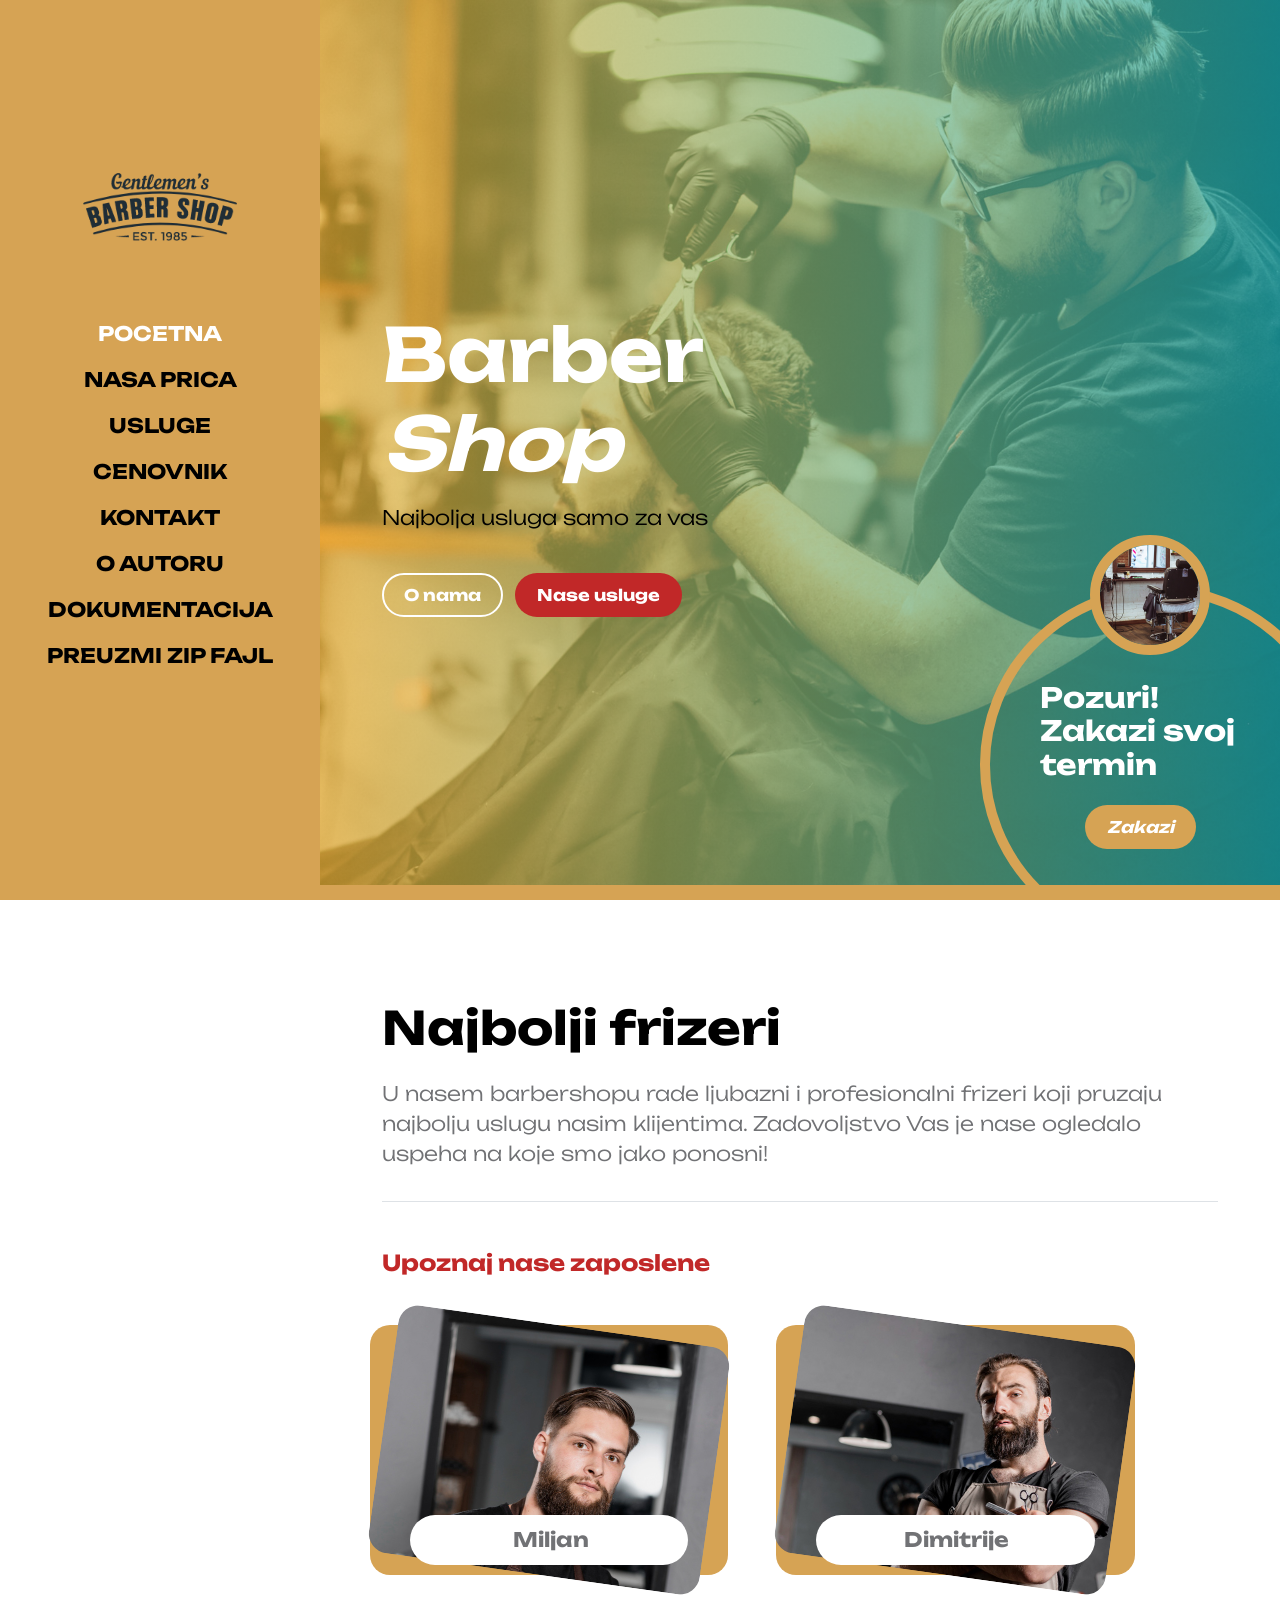
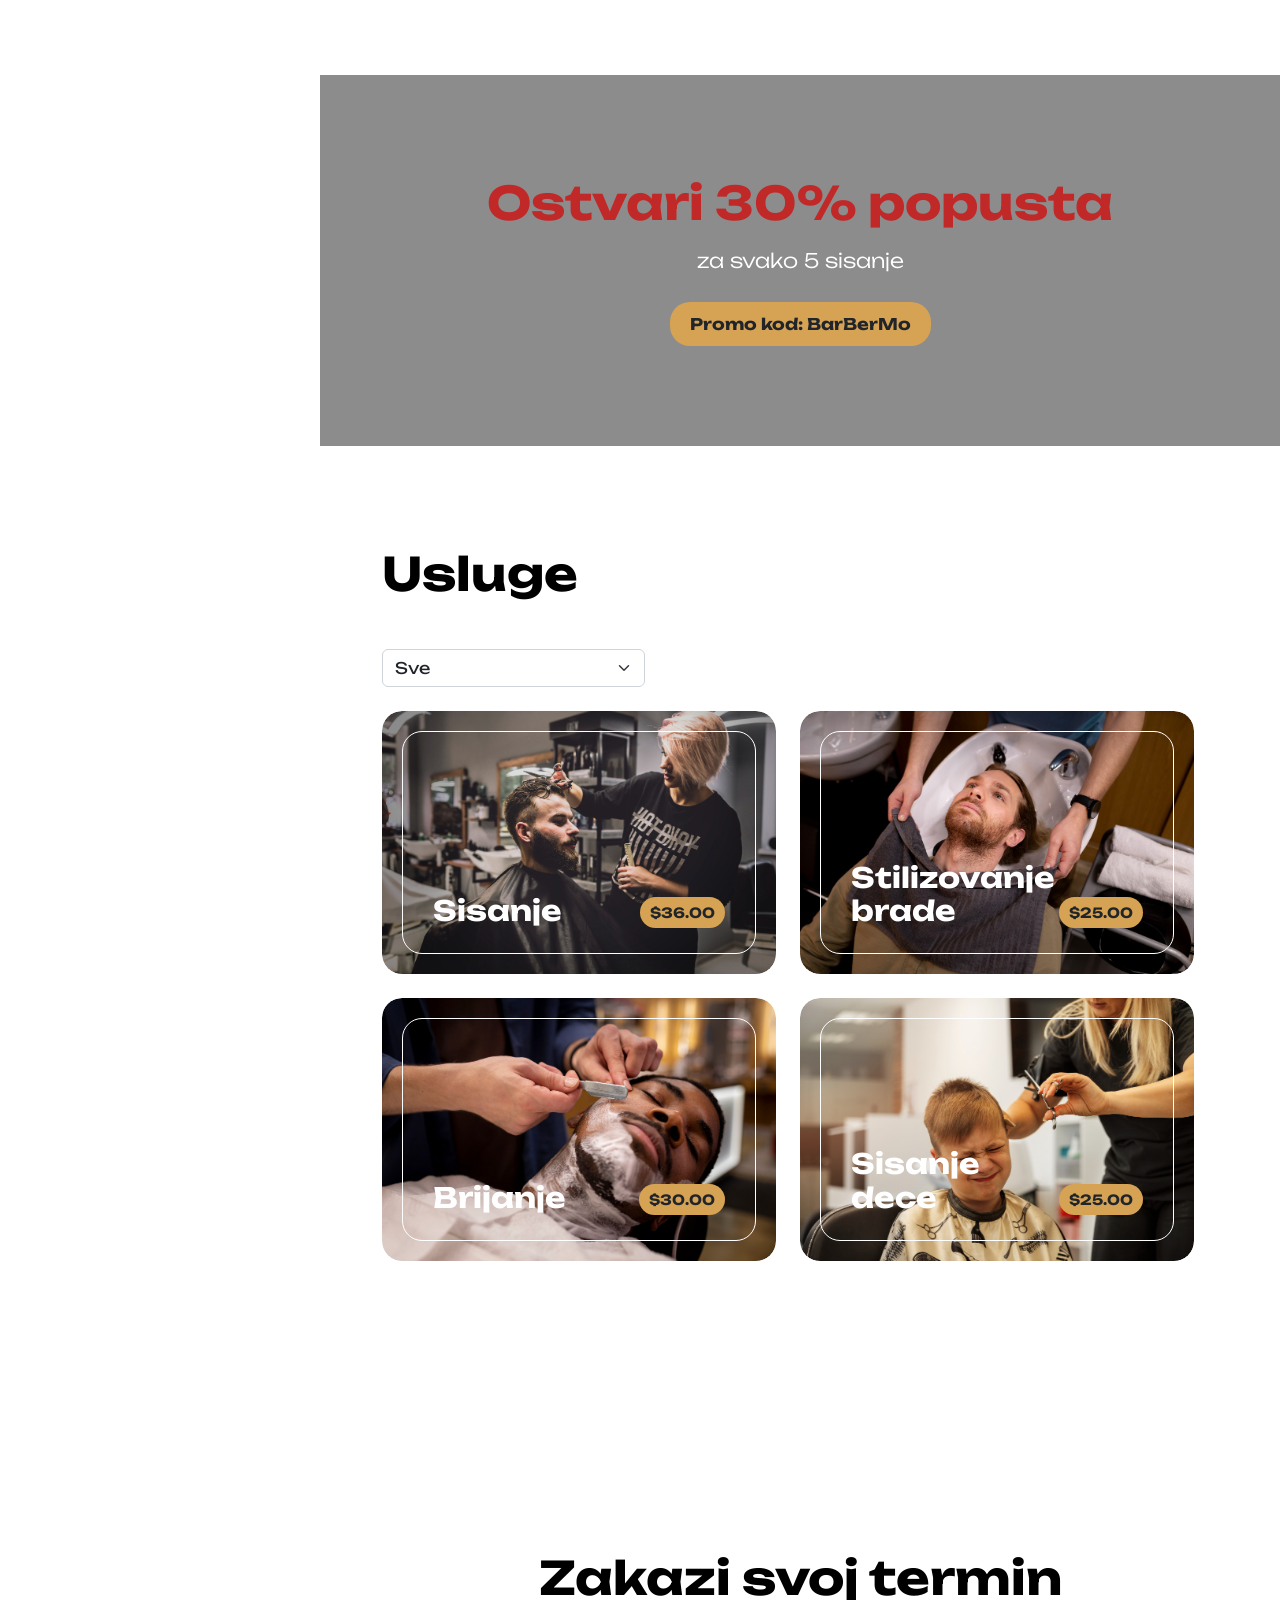
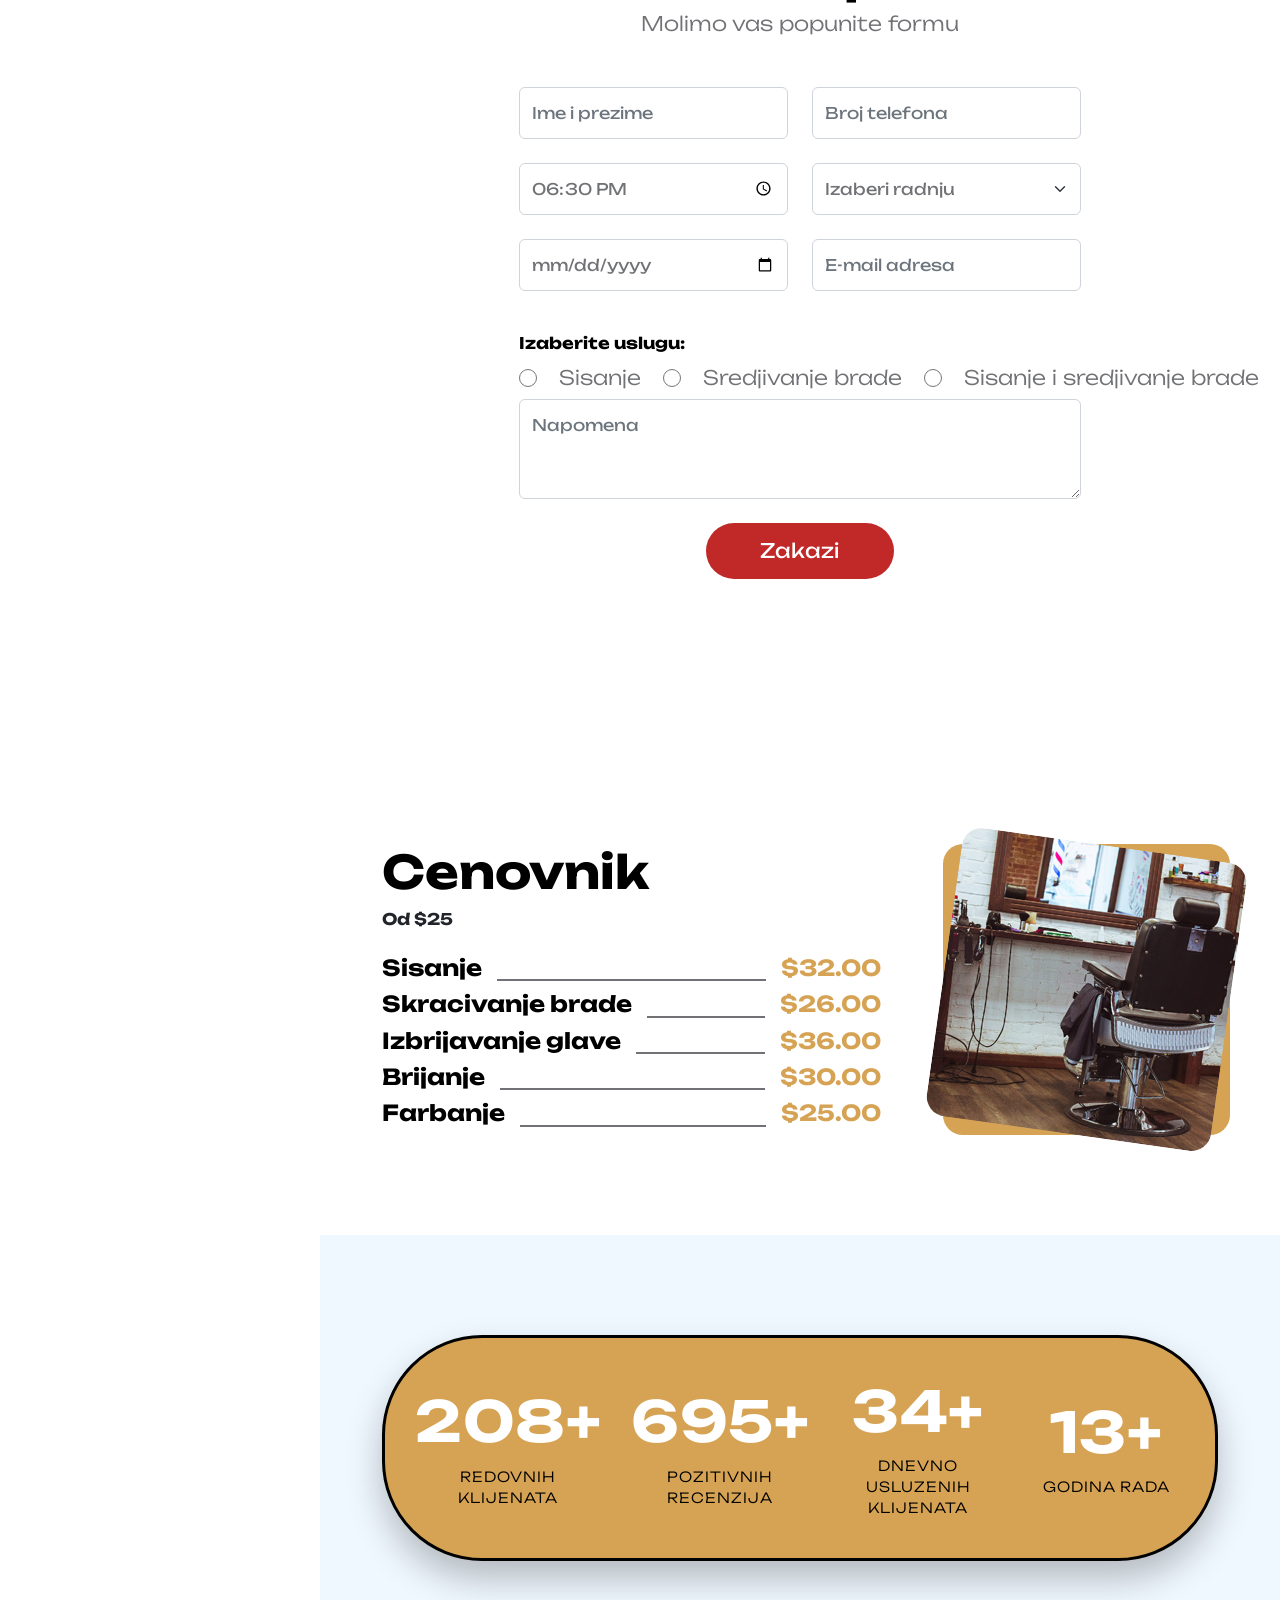
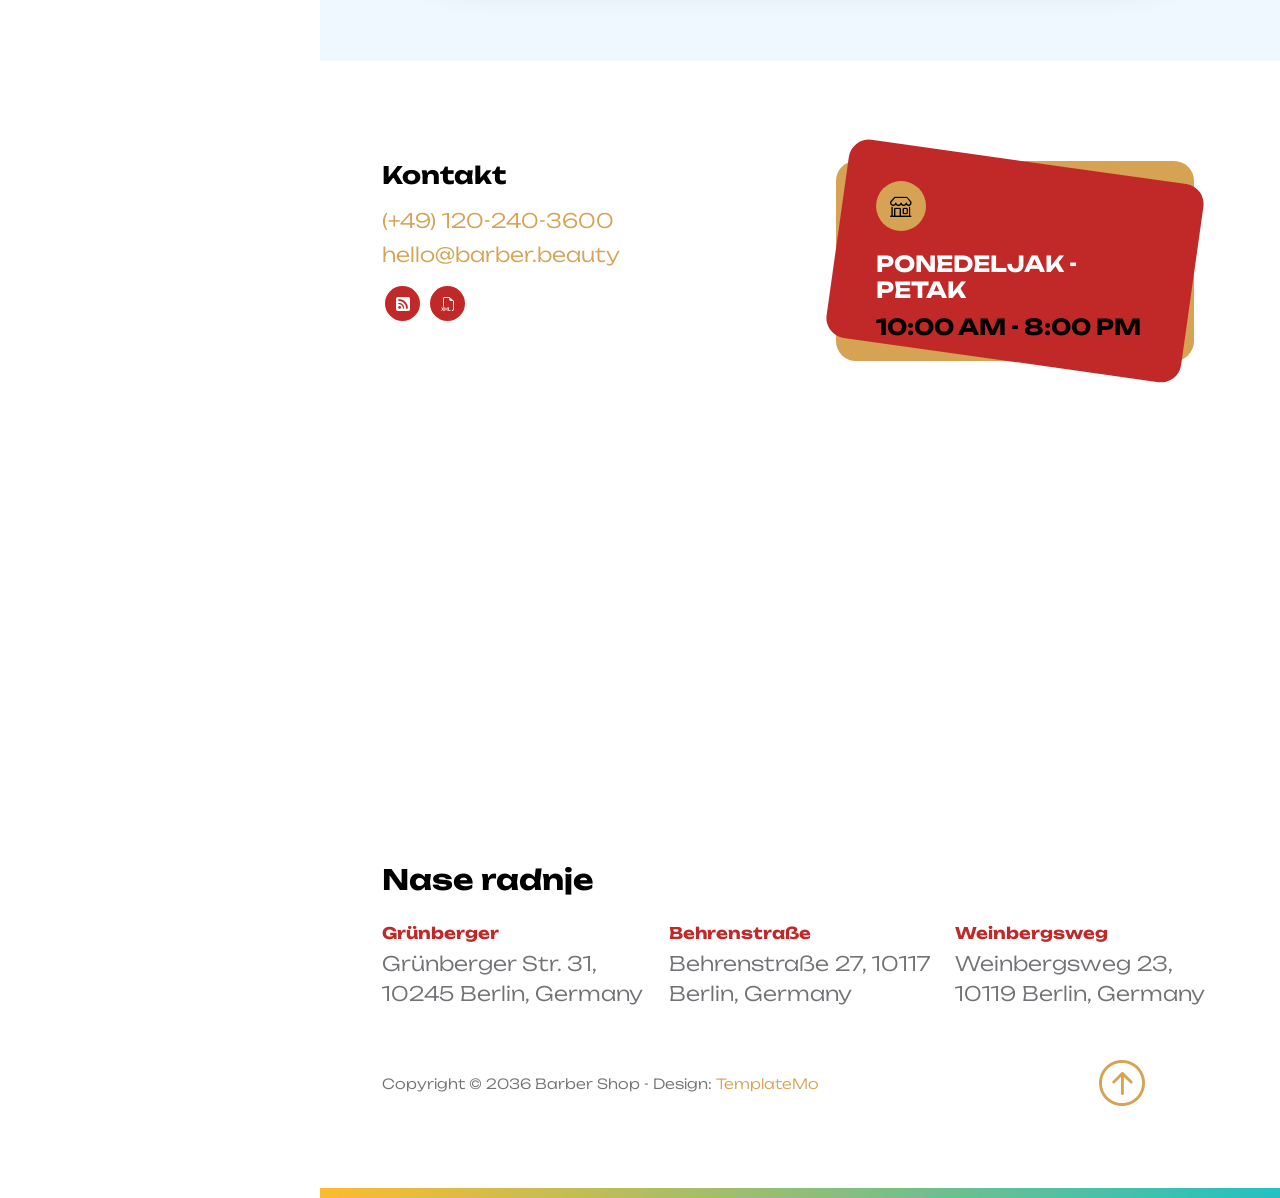
<file: index.html>
<!doctype html>
<html lang="en">
    <head>
        <meta charset="utf-8">
        <meta name="viewport" content="width=device-width, initial-scale=1">

        <meta name="description" content="">
        <meta name="author" content="">

        <title>Barber shop</title>

        <!-- CSS FILES -->        
        <link rel="preconnect" href="https://fonts.googleapis.com">
        
        <link rel="preconnect" href="https://fonts.gstatic.com" crossorigin>

        <link rel="icon" type="image/x-icon" href="images/favicon.ico">

        <link href="https://fonts.googleapis.com/css2?family=Unbounded:wght@300;500&display=swap" rel="stylesheet">

        <link href="css/bootstrap.min.css" rel="stylesheet">

        <link href="css/bootstrap-icons.css" rel="stylesheet">

        <link href="css/templatemo-barber-shop.css" rel="stylesheet">

        <meta name="description" content="Najbolji barber shop u regionu">
        <meta name="keywords" content="barber, haircut, fade, shave, trimming, beard, clients">
<!--

TemplateMo 585 Barber Shop

https://templatemo.com/tm-585-barber-shop

-->
    </head>
    
    <body>

        <div class="container-fluid">
            <div class="row">

                <button class="navbar-toggler d-md-none collapsed" type="button" data-bs-toggle="collapse" data-bs-target="#sidebarMenu" aria-controls="sidebarMenu" aria-expanded="false" aria-label="Toggle navigation">
                    <span class="navbar-toggler-icon"></span>
                </button>

                <nav id="sidebarMenu" class="col-md-4 col-lg-3 d-md-block sidebar collapse p-0">

                    <div class="position-sticky sidebar-sticky d-flex flex-column justify-content-center align-items-center" >
                        <a class="navbar-brand" href="index.html">
                            <img src="images/templatemo-barber-logo.png" class="logo-image img-fluid" align="">
                        </a>

                        <ul class="nav flex-column" id="navbarList">
                            
                        </ul>
                    </div>
                </nav>
                
                <div class="col-md-8 ms-sm-auto col-lg-9 p-0">
                    <section class="hero-section d-flex justify-content-center align-items-center" id="section_1">

                            <div class="container">
                                <div class="row">

                                    <div class="col-lg-8 col-12">
                                        <h1 class="text-white mb-lg-3 mb-4"><strong>Barber <em>Shop</em></strong></h1>
                                        <p class="text-black">Najbolja usluga samo za vas</p>
                                        <br>
                                        <a class="btn custom-btn custom-border-btn custom-btn-bg-white smoothscroll me-2 mb-2" href="#section_2">O nama</a>

                                        <a class="btn custom-btn smoothscroll mb-2" href="#section_3">Nase usluge</a>
                                    </div>
                                </div>
                            </div>

                            <div class="custom-block d-lg-flex flex-column justify-content-center align-items-center">
                                <img src="images/vintage-chair-barbershop.jpg" class="custom-block-image img-fluid" alt="">

                                <h4><strong class="text-white">Pozuri! Zakazi svoj termin</strong></h4>

                                <a href="#booking-section" class="smoothscroll btn custom-btn custom-btn-italic mt-3">Zakazi</a>
                            </div>
                    </section>


                    <section class="about-section section-padding" id="section_2">
                        <div class="container">
                            <div class="row">

                                <div class="col-lg-12 col-12 mx-auto">
                                    <h2 class="mb-4">Najbolji frizeri</h2>

                                    <div class="border-bottom pb-3 mb-5">
                                        <p>U nasem barbershopu rade ljubazni i profesionalni frizeri koji pruzaju najbolju uslugu nasim klijentima. Zadovoljstvo Vas je nase ogledalo uspeha na koje smo jako ponosni!</p>
                                    </div>
                                </div>

                                    <h6 class="mb-5">Upoznaj nase zaposlene</h6>

                                        <div class="col-lg-5 col-12 custom-block-bg-overlay-wrap me-lg-5 mb-5 mb-lg-0">
                                            <img src="images/barber/portrait-male-hairdresser-with-scissors.jpg" class="custom-block-bg-overlay-image img-fluid" alt="">

                                            <div class="team-info d-flex align-items-center flex-wrap">
                                                <p class="mb-0 team-name">Miljan</p>

                                               
                                                <div class="team-extra">
                                                    <p>Specijalista za fade i moderni stil. 5+ godina iskustva, precizan rad.</p>
                                                </div>
                                            </div>
                                        </div>
                                        

                                        <div class="col-lg-5 col-12 custom-block-bg-overlay-wrap mt-4 mt-lg-0 mb-5 mb-lg-0">
                                            <img src="images/barber/portrait-mid-adult-bearded-male-barber-with-folded-arms.jpg" class="custom-block-bg-overlay-image img-fluid" alt="">

                                            <div class="team-info d-flex align-items-center flex-wrap">
                                                <p class="mb-0 team-name">Dimitrije</p>

                                               
                                                <div class="team-extra">
                                                    <p>Mlad, perspektivan barber. Posvetio je ceo zivot ovom poslu i sada je jedan od najboljih.</p>
                                                </div>
                                            </div>
                                </div>
                                

                            </div>
                        </div>
                    </section>

                    <section class="featured-section section-padding">
                        <div class="section-overlay"></div>

                        <div class="container">
                            <div class="row">

                                <div class="col-lg-10 col-12 mx-auto">
                                    <h2 class="mb-3">Ostvari 30% popusta</h2>

                                    <p>za svako 5 sisanje</p>

                                    <strong>Promo kod: BarBerMo</strong>
                                </div>

                            </div>
                        </div>
                    </section>
                    


                    <section class="services-section section-padding" id="section_3">
                        <div class="container">
                            <div class="row">

                                <div class="col-lg-12 col-12">
                                    <h2 class="mb-5">Usluge</h2>
                                </div>

                                <div class="col-lg-4 mb-4">
                                    <select id="serviceFilter" class="form-select">
                                        <option value="all">Sve</option>
                                        <option value="frizura">Frizura</option>
                                        <option value="brada">Brada</option>
                                    </select>
                                </div>

                                <div class="row" id="servicesList"></div>

                            </div>
                        </div>
                    </section>

                    <section class="booking-section section-padding" id="booking-section">
                    <div class="container">
                        <div class="row">

                            <div class="col-lg-10 col-12 mx-auto">
                                <form action="#" method="post" class="custom-form booking-form" id="bb-booking-form" role="form">
                                    <div class="text-center mb-5">
                                        <h2 class="mb-1">Zakazi svoj termin</h2>

                                        <p>Molimo vas popunite formu</p>
                                    </div>

                                    <div class="booking-form-body">
                                        <div class="row">

                                            <div class="col-lg-6 col-12">
                                                <input type="text" name="bb-name" id="bb-name" class="form-control" placeholder="Ime i prezime">
                                            </div>

                                            <div class="col-lg-6 col-12">
                                                <input type="tel" class="form-control" name="bb-phone" placeholder="Broj telefona">
                                            </div>
                                        
                                            <div class="col-lg-6 col-12">
                                                <input class="form-control" type="time" name="bb-time" value="18:30" />
                                            </div>

                                            <div class="col-lg-6 col-12">
                                                <select class="form-select form-control" name="bb-branch" id="bb-branch" aria-label="Default select example">
                                                    <option value="" disabled selected>Izaberi radnju</option>
                                                    <option value="Grünberger">Grünberger</option>
                                                    <option value="Behrenstraße">Behrenstraße</option>
                                                    <option value="Weinbergsweg">Weinbergsweg</option>
                                                    <option value="Bauenhof">Bauenhof</option>
                                                </select>

                                            </div>
                                            
                                            <div class="col-lg-6 col-12">
                                                <input type="date" name="bb-date" id="bb-date" class="form-control" placeholder="Date">
                                            </div>

                                            <div class="col-lg-6 col-12">
                                                <input type="email" name="bb-email" id="bb-email" class="form-control" placeholder="E-mail adresa">
                                            </div>

                                            <div class="col-lg-6 col-12 mt-3">
                                                <label>Izaberite uslugu:</label><br>

                                                <input type="radio" id="sisanje" name="appointmentType" value="Sisanje">
                                                <label for="sisanje">Sisanje</label>

                                                <input type="radio" id="brada" name="appointmentType" value="Sredjivanje brade">
                                                <label for="brada">Sredjivanje brade</label>

                                                <input type="radio" id="sisanjebrada" name="appointmentType" value="Sisanje i brada">
                                                <label for="sisanjebrada">Sisanje i sredjivanje brade</label>

                                                <small id="radioerror" class="text-danger"></small>
                                            </div>
                                        </div>

                                        <textarea name="bb-message" rows="3" class="form-control" id="bb-message" placeholder="Napomena"></textarea>

                                        <div class="col-lg-4 col-md-10 col-8 mx-auto">
                                            <button type="submit" class="form-control">Zakazi</button>
                                        </div>
                                        <div id="formSuccess" class="text-center mt-3"></div>
                                    </div>
                                </form>
                        </div>
                    </div>
                </section>


                    <section class="price-list-section section-padding" id="section_4">
                        <div class="container">
                            <div class="row">

                                <div class="col-lg-8 col-12">
                                    <div class="price-list-thumb-wrap">
                                        <div class="mb-4">
                                            <h2 class="mb-2">Cenovnik</h2>
                                            <strong>Od $25</strong>
                                        </div>

                                        <div id="priceList"></div>

                                    </div>
                                </div>

                                <div class="col-lg-4 col-12 custom-block-bg-overlay-wrap mt-5 mb-5 mb-lg-0 mt-lg-0 pt-3 pt-lg-0">
                                    <img src="images/vintage-chair-barbershop.jpg" class="custom-block-bg-overlay-image img-fluid" alt="">
                                </div>

                            </div>
                        </div>
                    </section>


                <section class="contact-section" id="section_5">
                    <div class="section-padding section-bg">
                        <div class="container">
                            <div class="stats-wrap">
                            <div class="stats-item">
                                <h2 class="stats-number" data-target="300">0</h2>
                                <p class="stats-label">REDOVNIH KLIJENATA</p>
                            </div>

                            <div class="stats-item">
                                <h2 class="stats-number" data-target="1000">0</h2>
                                <p class="stats-label">POZITIVNIH RECENZIJA</p>
                            </div>

                            <div class="stats-item">
                                <h2 class="stats-number" data-target="50">0</h2>
                                <p class="stats-label">DNEVNO USLUZENIH KLIJENATA</p>
                            </div>

                            <div class="stats-item">
                                <h2 class="stats-number" data-target="20">0</h2>
                                <p class="stats-label">GODINA RADA</p>
                            </div>
                            </div>
                        </div>
                    </div>

                    <div class="section-padding">
                        <div class="container">
                            <div class="row">

                                <div class="col-lg-6 col-12">
                                    <h5 class="mb-3"><strong>Kontakt</strong></h5>

                                    <p class="text-white d-flex mb-1">
                                        <a href="tel: 120-240-3600" class="site-footer-link">
                                            (+49) 
                                            120-240-3600
                                        </a>
                                    </p>

                                    <p class="text-white d-flex">
                                        <a href="mailto:info@yourgmail.com" class="site-footer-link">
                                            hello@barber.beauty
                                        </a>
                                    </p>

                                    <ul class="social-icon">


                                        <li class="social-icon-item">
                                            <a href="rss.xml" target="_blank" class="social-icon-link bi-rss-fill">
                                            </a>
                                        </li>

                                        <li class="social-icon-item">
                                            <a href="sitemap.xml" target="_blank" class="social-icon-link bi-filetype-xml">
                                            </a>
                                        </li>
                                    </ul>
                                </div>

                                <div class="col-lg-5 col-12 contact-block-wrap mt-5 mt-lg-0 pt-4 pt-lg-0 mx-auto">
                                    <div class="contact-block">
                                        <h6 class="mb-0">
                                            <i class="custom-icon bi-shop me-3"></i>

                                            <strong>Ponedeljak - Petak</strong>

                                            <span class="ms-auto">10:00 AM - 8:00 PM</span>
                                        </h6>
                                    </div>
                                </div>

                                <div class="col-lg-12 col-12 mx-auto mt-5 pt-5">
                                    <iframe class="google-map" src="https://www.google.com/maps/embed?pb=!1m18!1m12!1m3!1d7702.122299518348!2d13.396786616231472!3d52.531268574169616!2m3!1f0!2f0!3f0!3m2!1i1024!2i768!4f13.1!3m3!1m2!1s0x47a85180d9075183%3A0xbba8c62c3dc41a7d!2sBarbabella%20Barbershop!5e1!3m2!1sen!2sth!4v1673886261201!5m2!1sen!2sth" width="100%" height="300" style="border:0;" allowfullscreen="" loading="lazy" referrerpolicy="no-referrer-when-downgrade"></iframe>
                                </div>

                            </div>
                        </div>
                    </div>
                </section>

                <footer class="site-footer">
                    <div class="container">
                        <div class="row">

                            <div class="col-lg-12 col-12">
                                <h4 class="site-footer-title mb-4">Nase radnje</h4>
                            </div>

                            <div class="col-lg-4 col-md-6 col-11">
                                <div class="site-footer-thumb">
                                    <strong class="mb-1">Grünberger</strong>

                                    <p>Grünberger Str. 31, 10245 Berlin, Germany</p>
                                </div>
                            </div>

                            <div class="col-lg-4 col-md-6 col-11">
                                <div class="site-footer-thumb">
                                    <strong class="mb-1">Behrenstraße</strong>

                                    <p>Behrenstraße 27, 10117 Berlin, Germany</p>
                                </div>
                            </div>

                            <div class="col-lg-4 col-md-6 col-11">
                                <strong class="mb-1">Weinbergsweg</strong>

                                <p>Weinbergsweg 23, 10119 Berlin, Germany</p>
                            </div>
                        </div>
                    </div>

                    <div class="site-footer-bottom">
                        <div class="container">
                            <div class="row align-items-center">

                                <div class="col-lg-8 col-12 mt-4">
                                    <p class="copyright-text mb-0">Copyright © 2036 Barber Shop 
                                    - Design: <a href="https://templatemo.com" rel="nofollow" target="_blank">TemplateMo</a></p>
                                </div>

                                <div class="col-lg-2 col-md-3 col-3 mt-lg-4 ms-auto">
                                    <a href="#section_1" class="back-top-icon smoothscroll" title="Back Top">
                                        <i class="bi-arrow-up-circle"></i>
                                    </a>
                                </div>

                            </div>
                        </div>
                    </div>
                </footer>
            </div>

        <!-- JAVASCRIPT FILES -->
        <script src="js/jquery.min.js"></script>
        <script src="js/bootstrap.min.js"></script>
        <script src="js/click-scroll.js"></script>
        <script src="js/custom.js"></script>
        <script src="skripta.js"></script>

    </body>

</html>
</file>
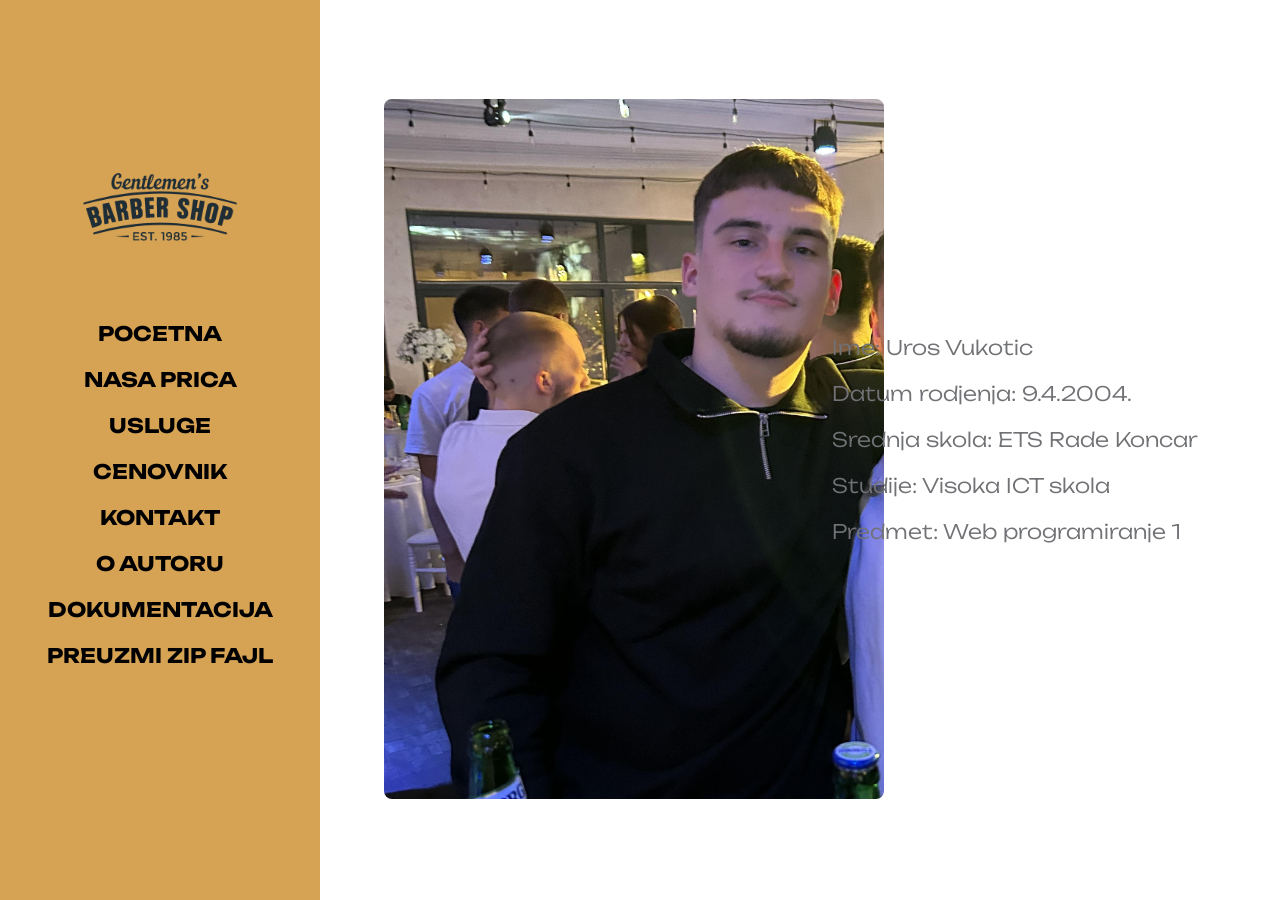
<file: autor.html>
<!DOCTYPE html>
<html lang="en">
<head>
    <meta charset="UTF-8">
    <meta name="viewport" content="width=device-width, initial-scale=1.0">
    <title>Document</title>
    <link rel="preconnect" href="https://fonts.googleapis.com">
        
        <link rel="preconnect" href="https://fonts.gstatic.com" crossorigin>

        <link href="https://fonts.googleapis.com/css2?family=Unbounded:wght@300;500&display=swap" rel="stylesheet">

        <link href="css/bootstrap.min.css" rel="stylesheet">

        <link href="css/bootstrap-icons.css" rel="stylesheet">

        <link href="css/templatemo-barber-shop.css" rel="stylesheet">
</head>
<body>
    <nav id="sidebarMenu" class="col-md-4 col-lg-3 d-md-block sidebar collapse p-0">

                    <div class="position-sticky sidebar-sticky d-flex flex-column justify-content-center align-items-center" >
                        <a class="navbar-brand" href="index.html">
                            <img src="images/templatemo-barber-logo.png" class="logo-image img-fluid" align="">
                        </a>

                        <ul class="nav flex-column" id="navbarList">
                            <li class="nav-item">
                                <a class="nav-link click-scroll" href="index.html#section_1">Pocetna</a>
                            </li>

                            <li class="nav-item">
                                <a class="nav-link click-scroll" href="index.html#section_2">Nasa prica</a>
                            </li>

                            <li class="nav-item">
                                <a class="nav-link click-scroll" href="index.html#section_3">Usluge</a>
                            </li>

                            <li class="nav-item">
                                <a class="nav-link click-scroll" href="index.html#section_4">Cenovnik</a>
                            </li>

                            <li class="nav-item">
                                <a class="nav-link click-scroll" href="index.html#section_5">Kontakt</a>
                            </li>
                            <li class="nav-item">
                                <a class="nav-link click-scroll" href="autor.html">O autoru</a>
                            </li>
                            <li class="nav-item">
                                <a class="nav-link click-scroll" href="dokumentacija.docx">Dokumentacija</a>
                            </li>
                            <li class="nav-item">
                                <a class="nav-link click-scroll" href="Sajt.rar">Preuzmi zip fajl</a>
                            </li>
                        </ul>
                    </div>
                </nav>

                <div>
                    <img src="images/autor.jpg" alt="Autor" id="sautor"/>
                    <div id="tekstautor">
                        <p>Ime: Uros Vukotic</p>
                        <p>Datum rodjenja: 9.4.2004.</p>
                        <p>Srednja skola: ETS Rade Koncar</p>
                        <p>Studije: Visoka ICT skola</p>
                        <p>Predmet: Web programiranje 1</p>
                    </div>
                </div>
</body>
</html>
</file>
<file: css/templatemo-barber-shop.css>
/*

TemplateMo 585 Barber Shop

https://templatemo.com/tm-585-barber-shop

*/


/*---------------------------------------
  CUSTOM PROPERTIES ( VARIABLES )             
-----------------------------------------*/
:root {
  --white-color:                  #ffffff;
  --primary-color:                #d6a354;
  --secondary-color:              #c12828;
  --section-bg-color:             #f0f8ff;
  --custom-btn-bg-color:          #c12828;
  --custom-btn-bg-hover-color:    #FDBB2D;
  --dark-color:                   #000000;
  --p-color:                      #717275;
  --border-color:                 #7fffd4;
  --link-hover-color:             #B22727;

  --body-font-family:             'Unbounded', cursive;

  --h1-font-size:                 74px;
  --h2-font-size:                 46px;
  --h3-font-size:                 32px;
  --h4-font-size:                 28px;
  --h5-font-size:                 24px;
  --h6-font-size:                 22px;
  --p-font-size:                  20px;
  --btn-font-size:                16px;
  --copyright-font-size:          14px;

  --border-radius-large:          100px;
  --border-radius-medium:         20px;
  --border-radius-small:          10px;

  --font-weight-thin:             200;
  --font-weight-light:            300;
  --font-weight-normal:           400;
  --font-weight-bold:             700;
}

body {
  background-color: var(--white-color);
  font-family: var(--body-font-family); 
}


/*---------------------------------------
  TYPOGRAPHY               
-----------------------------------------*/

h2,
h3,
h4,
h5,
h6 {
  color: var(--dark-color);
}

h1,
h2,
h3,
h4,
h5,
h6 {
  font-weight: var(--font-weight-bold);
}

h1 {
  font-size: var(--h1-font-size);
}

h2 {
  font-size: var(--h2-font-size);
}

h3 {
  font-size: var(--h3-font-size);
}

h4 {
  font-size: var(--h4-font-size);
}

h5 {
  font-size: var(--h5-font-size);
}

h6 {
  font-size: var(--h6-font-size);
}

p {
  color: var(--p-color);
  font-size: var(--p-font-size);
  font-weight: var(--font-weight-light);
}

ul li {
  color: var(--p-color);
  font-size: var(--p-font-size);
  font-weight: var(--font-weight-light);
}

a, 
button {
  touch-action: manipulation;
  transition: all 0.3s;
}

a {
  display: inline-block;
  color: var(--primary-color);
  text-decoration: none;
}

a:hover {
  color: var(--link-hover-color);
}

b,
strong {
  font-weight: var(--font-weight-bold);
}


/*---------------------------------------
  SECTION               
-----------------------------------------*/
.section-padding {
  padding: 100px 50px;
}

.section-bg {
  background-color: var(--section-bg-color);
}

.section-overlay {
  background-color: var(--dark-color);
  position: absolute;
  top: 0;
  left: 0;
  pointer-events: none;
  width: 100%;
  height: 100%;
  opacity: 0.45;
}

.section-overlay + .container {
  position: relative;
}

.back-top-icon {
  font-size: var(--h2-font-size);
}


/*---------------------------------------
  CUSTOM BLOCK BACKGROUND OVERLAY               
-----------------------------------------*/
.custom-block-bg-overlay-wrap {
  background: var(--primary-color);
  border-radius: var(--border-radius-medium);
  transition: all 0.3s ease;
}

.custom-block-bg-overlay-wrap:hover {
  background: linear-gradient(90deg, #FDBB2D 0%, #22C1C3 100%);
  transform: scale(1.05);
}

.custom-block-bg-overlay-image {
  border-radius: var(--border-radius-medium);
  display: block;
  margin: auto;
  height: 100%;
  object-fit: cover;
  transform: rotate(8deg);
}

.custom-block-bg-overlay-wrap:hover .team-info {
  bottom: 10px;
}


/*---------------------------------------
  CUSTOM BUTTON               
-----------------------------------------*/
.custom-btn {
  background: var(--custom-btn-bg-color);
  border: 2px solid transparent;
  border-radius: var(--border-radius-large);
  color: var(--white-color);
  font-size: var(--btn-font-size);
  font-weight: var(--font-weight-bold);
  line-height: normal;
  transition: all 0.3s;
  padding: 10px 20px;
}

.custom-btn:hover {
  background: var(--custom-btn-bg-hover-color);
  color: var(--white-color);
}

.custom-border-btn {
  background: transparent;
  border: 2px solid var(--custom-btn-bg-color);
  color: var(--custom-btn-bg-color);
}

.custom-btn-bg-white {
  border-color: var(--white-color);
  color: var(--white-color);
}

.custom-btn-italic {
  font-style: italic;
}


/*---------------------------------------
  NAVIGATION              
-----------------------------------------*/
.sidebar {
  background: var(--primary-color);
  background-repeat: no-repeat;
  background-size: cover;
  background-position: center;
  position: fixed;
  top: 0;
  bottom: 0;
  left: 0;
  z-index: 100;
  padding: 50px 0 0;
}

.sidebar-sticky {
  height: calc(100vh - 48px);
  overflow-x: hidden;
  overflow-y: auto;
  text-align: center;
  position: relative;
}

.navbar {
  background: transparent;
  z-index: 9;
}

.logo-image {
  width: 154px;
  height: auto;
  margin-bottom: 70px;
}

#sidebarMenu .nav-link {
  color: var(--dark-color);
  font-size: var(--p-font-size);
  font-weight: var(--font-weight-bold);
  text-transform: uppercase;
  position: relative;
}

#sidebarMenu .nav-link.active, 
#sidebarMenu .nav-link:hover {
  color: var(--white-color);
}

.navbar-toggler {
  background: var(--primary-color);
  border-radius: var(--border-radius-large);
  position: fixed;
  top: 0;
  bottom: 0;
  right: 0;
  z-index: 222;
  border: 0;
  padding: 0;
  cursor: pointer;
  margin: 25px;
  width: 55px;
  height: 55px;
  outline: none;
}

.navbar-toggler:focus {
  outline: none;
  box-shadow: none;
}

.navbar-toggler[aria-expanded="true"] .navbar-toggler-icon {
  background: transparent;
}

.navbar-toggler[aria-expanded="true"] .navbar-toggler-icon:before,
.navbar-toggler[aria-expanded="true"] .navbar-toggler-icon:after {
  transition: top 300ms 50ms ease, -webkit-transform 300ms 350ms ease;
  transition: top 300ms 50ms ease, transform 300ms 350ms ease;
  transition: top 300ms 50ms ease, transform 300ms 350ms ease, -webkit-transform 300ms 350ms ease;
  top: 0;
}

.navbar-toggler[aria-expanded="true"] .navbar-toggler-icon:before {
  transform: rotate(45deg);
}

.navbar-toggler[aria-expanded="true"] .navbar-toggler-icon:after {
  transform: rotate(-45deg);
}

.navbar-toggler .navbar-toggler-icon {
  background: var(--white-color);
  transition: background 10ms 300ms ease;
  display: block;
  margin: auto;
  width: 25px;
  height: 2px;
  position: relative;
}

.navbar-toggler .navbar-toggler-icon:before,
.navbar-toggler .navbar-toggler-icon:after {
  transition: top 300ms 350ms ease, -webkit-transform 300ms 50ms ease;
  transition: top 300ms 350ms ease, transform 300ms 50ms ease;
  transition: top 300ms 350ms ease, transform 300ms 50ms ease, -webkit-transform 300ms 50ms ease;
  position: absolute;
  right: 0;
  left: 0;
  background: var(--white-color);
  width: 25px;
  height: 2px;
  content: '';
}

.navbar-toggler .navbar-toggler-icon::before {
  top: -8px;
}

.navbar-toggler .navbar-toggler-icon::after {
  top: 8px;
}


/*---------------------------------------
  HERO        
-----------------------------------------*/
.hero-section {
  background-image: url('../images/client-doing-hair-cut-barber-shop-salon.jpg');
  background-repeat: no-repeat;
  background-attachment: fixed;
  background-size: cover;
  background-position: center;
  position: relative;
  overflow: hidden;
  padding: 50px;
  padding-bottom: 0;
  min-height: 665px;
  border-bottom: 15px solid var(--primary-color);
}

@media screen and (min-width: 991px) {
  .hero-section {
    height: calc(100vh - 0px);
  }
}

.hero-section::after {
  content: "";
  background: linear-gradient(90deg, #FDBB2D 0%, #22C1C3 100%);
  position: absolute;
  top: 0;
  right: 0;
  bottom: 0;
  left: 0;
  opacity: 0.65;
}

.hero-section .container {
  position: relative;
  z-index: 2;
}

.custom-block {
  border: 10px solid var(--primary-color);
  border-radius: 100%;
  position: absolute;
  z-index: 2;
  bottom: -60px;
  right: -60px;
  padding: 50px 90px 50px 50px;
  width: 360px;
  height: 360px;
}

.custom-block .custom-btn {
  background: var(--primary-color);
}

.custom-block .custom-btn:hover {
  background: var(--secondary-color);
}

.custom-block-image {
  border: 10px solid var(--primary-color);
  border-radius: 100%;
  position: absolute;
  top: -60px;
  right: 20px;
  left: 0;
  width: 120px;
  height: 120px;
  margin: auto;
  object-fit: cover;
}


/*---------------------------------------
  ABOUT              
-----------------------------------------*/
.about-section h6 {
  color: var(--secondary-color);
}

.about-section .custom-block-bg-overlay-image {
  width: 100%;
  max-height: 250px;
}

.about-section .custom-block-bg-overlay-wrap {
  position: relative;
}

.team-info {
  background: var(--white-color);
  border-radius: var(--border-radius-large);
  position: absolute;
  bottom: 0;
  right: 0;
  left: 0;
  margin: 10px 40px;
  padding: 10px 17px 10px 20px;
  transition: all 0.3s ease;
}


/*---------------------------------------
  FEATURED               
-----------------------------------------*/
.featured-section {
  background-image: url('../images/barber-customer-giving-high-five.jpg');
  background-repeat: no-repeat;
  background-attachment: fixed;
  background-size: cover;
  position: relative;
  text-align: center;
}

.featured-section h2 {
  color: var(--secondary-color);
}

.featured-section p {
  color: var(--white-color);
}

.featured-section strong {
  background: var(--primary-color);
  border-radius: var(--border-radius-medium);
  display: inline-block;
  margin-top: 10px;
  padding: 10px 20px;
}


/*---------------------------------------
  SERVICES             
-----------------------------------------*/
.services-thumb {
  border-radius: var(--border-radius-medium);
  position: relative;
  overflow: hidden;
}

.services-thumb:hover .services-info {
  border-color: var(--primary-color);
  border-width: 5px;
}

.services-thumb:hover .services-image {
  transform: scale(1.05);
}

.services-image {
  border-radius: var(--border-radius-medium);
  display: block;
  margin: auto;
  transition: all 0.3s;
}

.services-thumb-price {
  background: var(--primary-color);
  border-radius: var(--border-radius-medium);
  font-size: var(--copyright-font-size);
  margin-left: auto;
  padding: 5px 10px;
}

.services-info {
  border-radius: var(--border-radius-medium);
  border: 1px solid var(--white-color);
  position: absolute;
  top: 0;
  bottom: 0;
  right: 0;
  left: 0;
  margin: 20px;
  padding: 25px 30px;
  transition: all 0.3s ease;
}

.services-info h4 {
  color: var(--white-color);
}

.team-info {
  display: flex;
  flex-direction: column;
  align-items: flex-start;
  transition: 0.3s ease;
}

.team-name {
  cursor: pointer;
  font-weight: var(--font-weight-bold);
}

.team-name:hover {
  color: var(--secondary-color);
}

.team-extra {
  max-height: 0;
  overflow: hidden;
  transition: max-height 0.35s ease, margin-top 0.3s ease;
  width: 100%;
}

.team-info.open .team-extra {
  max-height: 120px;
  margin-top: 8px;
}

.team-extra p {
  margin: 0;
  font-size: 15px;
  color: var(--p-color);
}


/*---------------------------------------
  PRICE LIST             
-----------------------------------------*/
.price-list-section {
  padding-top: 100px;
  padding-bottom: 100px;
}

.price-list-thumb-wrap {
  padding-right: 50px;
}

.price-list-thumb {
  margin-bottom: 10px;
}

.price-list-thumb:last-child {
  margin-bottom: 0;
}

.price-list-thumb h6 strong {
  color: var(--primary-color);
}

.price-list-thumb-divider {
  background: var(--p-color);
  flex: auto;
  height: 2px;
  margin: auto 15px 0;
}

.price-list-section .custom-block-bg-overlay-wrap {
  padding: 0;
}


/*---------------------------------------
  BOOKING               
-----------------------------------------*/
.booking-section {
  background-image: url('../images/vintage-chair-barbershop.jpg');
  background-repeat: no-repeat;
  background-attachment: fixed;
  background-size: cover;
  background-position: center;
}

.booking-form {
  background: var(--white-color);
  border-radius: var(--border-radius-medium);
  padding: 65px;
}


/*---------------------------------------
  CONTACT               
-----------------------------------------*/
.google-map {
  border-radius: var(--border-radius-medium);
  filter: hue-rotate(45deg);
}

.contact-block-wrap {
  background: var(--primary-color);
  border-radius: var(--border-radius-medium);
  padding: 0;
  min-height: 200px;
}

.contact-block {
  background: var(--secondary-color);
  border-radius: var(--border-radius-medium);
  transform: rotate(8deg);
  height: 100%;
  padding: 20px 40px;
}

.contact-block h6 {
  transform: rotate(-8deg);
}

.contact-block .custom-icon {
  background: var(--primary-color);
  border-radius: var(--border-radius-large);
  display: block;
  width: 50px;
  height: 50px;
  line-height: 50px;
  text-align: center;
  position: relative;
}

.contact-block strong {
  display: block;
  color: var(--white-color);
  text-transform: uppercase;
  margin-top: 20px;
  margin-bottom: 10px;
}


/*---------------------------------------
  CUSTOM FORM               
-----------------------------------------*/
.custom-form .form-control {
  color: var(--p-color);
  margin-bottom: 24px;
  padding-top: 13px;
  padding-bottom: 13px;
  outline: none;
  transition: all 0.3s;
}

.custom-form .form-control:hover,
.custom-form .form-control:focus {
  background: var(--section-bg-color);
  border-color: transparent;
}

.custom-form button[type="submit"] {
  background: var(--custom-btn-bg-color);
  border: none;
  border-radius: var(--border-radius-large);
  color: var(--white-color);
  font-size: var(--p-font-size);
  font-weight: var(--font-weight-medium);
  transition: all 0.3s;
  margin-bottom: 0;
}

.custom-form button[type="submit"]:hover,
.custom-form button[type="submit"]:focus {
  background: var(--custom-btn-bg-hover-color);
  border-color: transparent;
}

.custom-form input[type="radio"] {
  accent-color: var(--secondary-color);
  width: 18px;
  height: 18px;
  cursor: pointer;
  vertical-align: middle;
  margin-right: 6px;
}

.custom-form input[type="radio"] + label {
  cursor: pointer;
  font-size: var(--p-font-size);
  font-weight: var(--font-weight-light);
  color: var(--p-color);
  margin-right: 20px;
  vertical-align: middle;
}

.custom-form label:first-child {
  display: block;
  margin-bottom: 8px;
  font-weight: var(--font-weight-bold);
  color: var(--dark-color);
}

.custom-form .col-lg-6.col-12.mt-3 {
  text-align: left;        
  white-space: nowrap;     
}

.custom-form .col-lg-6.col-12.mt-3 br {
  display: none;           
}

.custom-form .col-lg-6.col-12.mt-3 input[type="radio"],
.custom-form .col-lg-6.col-12.mt-3 input[type="radio"] + label {
  display: inline-block;
  vertical-align: middle;
  margin-right: 18px;
}

#radioerror {
  display: block;
  margin-top: 6px;
  font-size: 14px;
  color: var(--secondary-color);
}




/*---------------------------------------
  SITE FOOTER              
-----------------------------------------*/
.site-footer {
  position: relative;
  padding: 80px 50px;
  padding-top: 0;
}

.site-footer::after {
  content: "";
  background: linear-gradient(90deg, #FDBB2D 0%, #22C1C3 100%);
  position: absolute;
  right: 0;
  bottom: 0;
  left: 0;
  width: 100%;
  height: 10px;
}

.site-footer-links {
  padding-left: 0;
}

.site-footer-link-item {
  list-style: none;
  display: inline-block;
  margin-right: 15px;
}

.site-footer strong {
  display: block;
  color: var(--secondary-color);
}

.copyright-text {
  font-size: var(--copyright-font-size);
}


/*---------------------------------------
  SOCIAL ICON               
-----------------------------------------*/
.social-icon {
  margin: 0;
  padding: 0;
}

.social-icon-item {
  list-style: none;
  display: inline-block;
  vertical-align: top;
}

.social-icon-link {
  background: var(--secondary-color);
  border-radius: var(--border-radius-large);
  color: var(--white-color);
  font-size: var(--copyright-font-size);
  display: block;
  margin: 0 3px;
  text-align: center;
  width: 35px;
  height: 35px;
  line-height: 36px;
  transition: background 0.2s, color 0.2s;
}

.social-icon-link:hover {
  background: var(--primary-color);
  color: var(--white-color);
}

.social-icon-link span {
  display: block;
}


/*---------------------------------------
  RESPONSIVE STYLES               
-----------------------------------------*/
@media screen and (max-width: 1200px) {
  h1 {
    font-size: 62px;
  }
}

@media screen and (max-width: 991px) {
  h1 {
    font-size: 54px;
  }

  h2 {
    font-size: 36px;
  }

  h3 {
    font-size: 32px;
  }

  h4 {
    font-size: 28px;
  }

  h5 {
    font-size: 20px;
  }

  h6 {
    font-size: 18px;
  }

  .section-padding,
  .hero-section {
    padding: 50px 25px;
  }

  .custom-block {
    display: none;
  }
  
  .navbar {
    background-color: var(--dark-color);
  }

  .navbar-expand-lg .navbar-nav {
    padding-bottom: 30px;
  }

  .navbar-expand-lg .navbar-nav .nav-link {
    padding: 0;
  }

  .booking-form {
    padding: 45px;
  }
}

#formSuccess {
  background: #d4edda;
  color: #155724;
  padding: 10px 15px;
  border-radius: 10px;
}

#formSuccess:empty {
  display: none;
}

@media screen and (max-width: 767px) {
  .custom-btn {
    font-size: 14px;
    padding: 10px 20px;
  }
}

@media screen and (max-width: 480px) {
  h1 {
    font-size: 38px;
  }

  h2 {
    font-size: 28px;
  }

  h3 {
    font-size: 26px;
  }

  h4 {
    font-size: 22px;
  }

  h5 {
    font-size: 20px;
  }

  .services-info h4 {
    font-size: 20px;
  }

  .booking-form {
    padding: 35px;
  }
}

.stats-wrap{
  background: var(--primary-color);
  border-radius: var(--border-radius-large);
  padding: 40px 30px;
  display: flex;
  justify-content: space-between;
  align-items: center;
  gap: 30px;

  border: 3px solid var(--dark-color);
  box-shadow: 0 18px 35px rgba(0,0,0,0.25);
}

.stats-item{
  text-align: center;
  flex: 1;
}

.stats-number{
  color: var(--white-color);
  margin: 0;
  font-size: 56px;
  font-weight: var(--font-weight-bold);
  letter-spacing: 0.5px;
}

.stats-label{
  margin: 10px 0 0;
  color: var(--dark-color);
  font-size: 14px;
  letter-spacing: 1px;
  text-transform: uppercase;
}


@media (max-width: 991px){
  .stats-wrap{
    flex-wrap: wrap;
    border-radius: var(--border-radius-medium);
  }
  .stats-item{
    flex: 1 1 45%;
  }
  .stats-number{
    font-size: 46px;
  }
}

@media (max-width: 480px){
  .stats-item{
    flex: 1 1 100%;
  }
  .stats-number{
    font-size: 40px;
  }
}

#sautor{
  width: 500px;
  height: 700px;
  position: absolute;
  left: 30%;
  top: 11%;
  border-radius: 8px;
}

#tekstautor{
  position: absolute;
  left: 65%;
  top: 37%;
}
</file>
